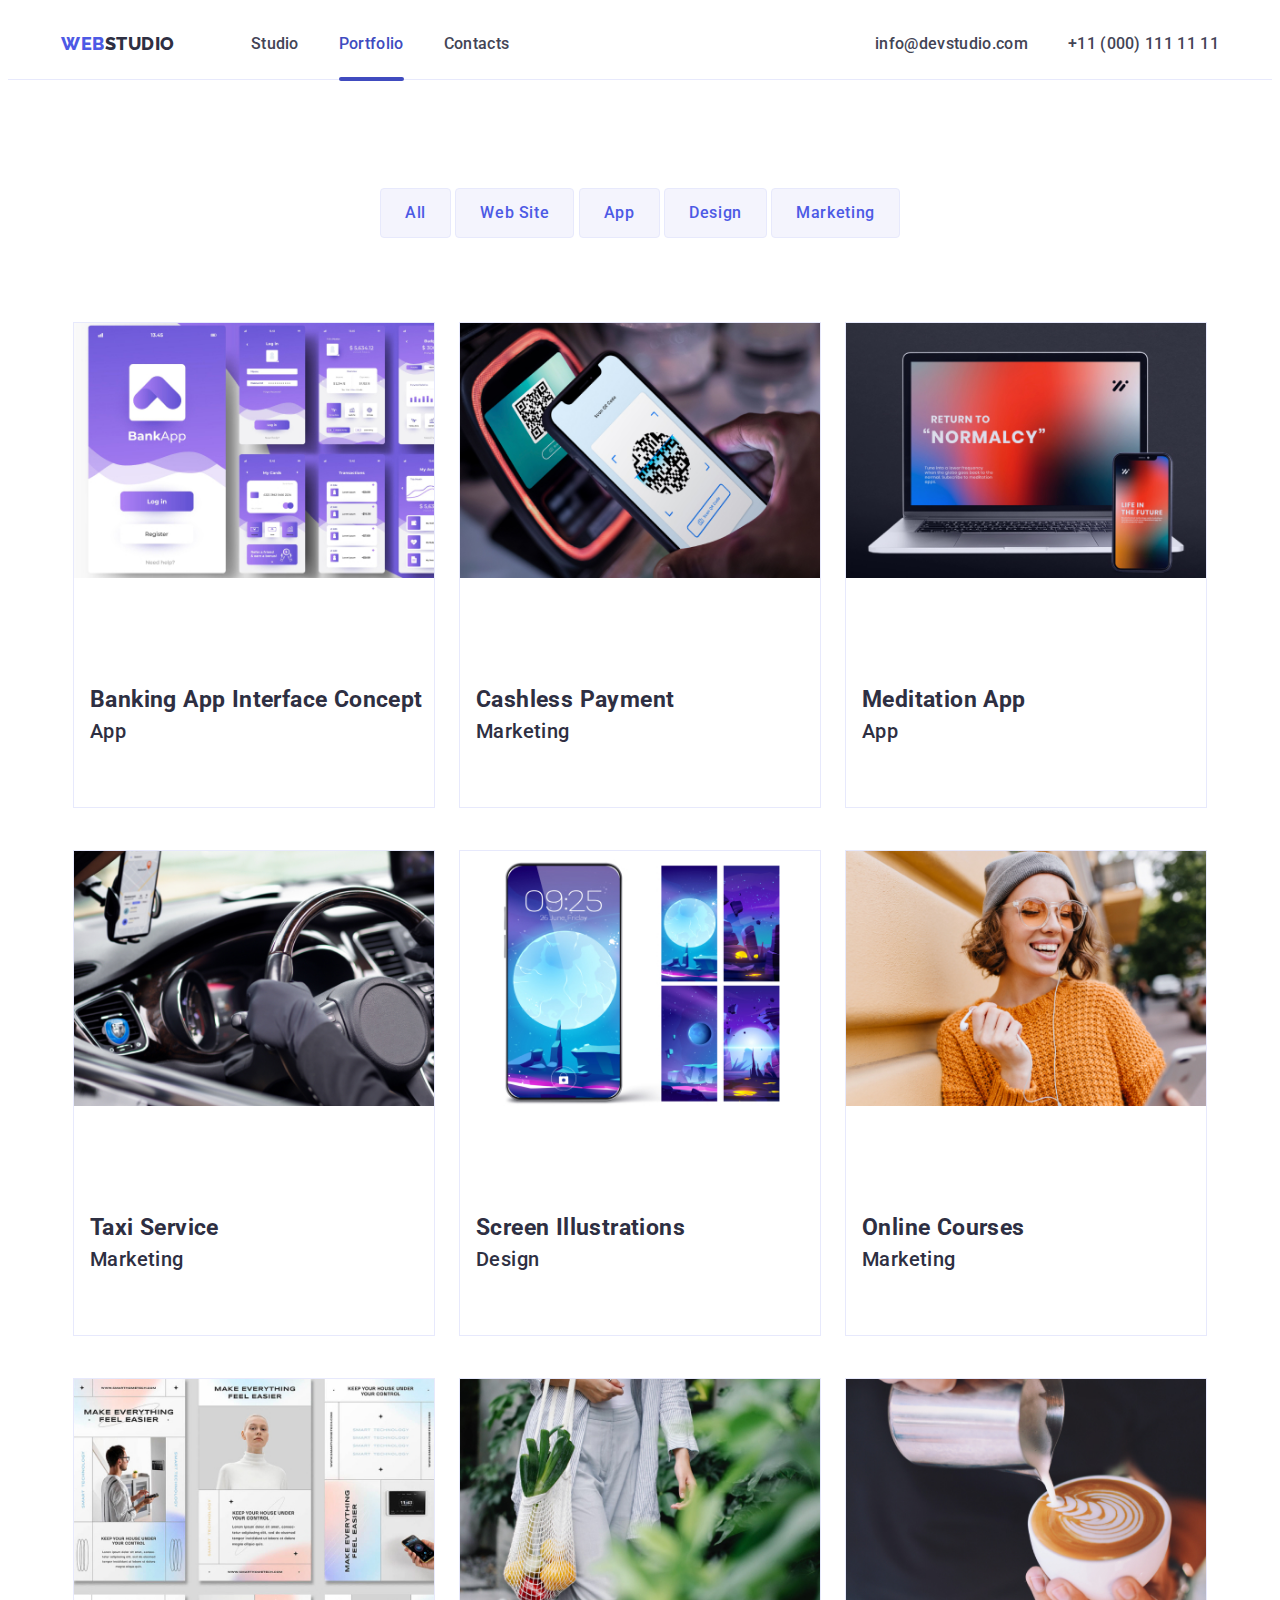
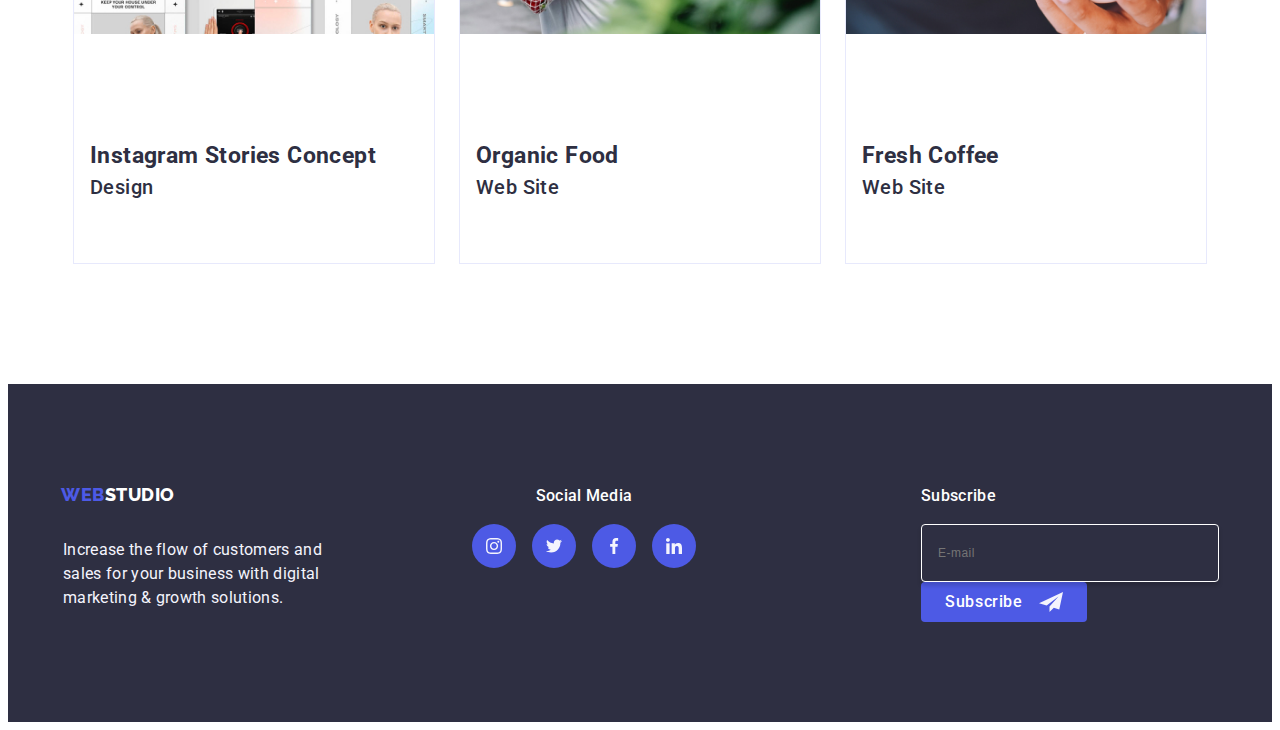
<file: portfolio.html>
<!DOCTYPE html>
<html lang="en">
  <head>
    <title>Portfolio</title>
    <link rel="stylesheet" href="./css/style.css" />
    <meta name="description" content="Portfolio" />
    <meta charset="utf-8" />
    <link rel="preconnect" href="https://fonts.googleapis.com" />
    <link rel="preconnect" href="https://fonts.gstatic.com" crossorigin />
    <link
      href="https://fonts.googleapis.com/css2?family=Raleway:wght@800&family=Roboto:wght@400;500;700&display=swap"
      rel="stylesheet"
    />
    <link
      rel="stylesheet"
      href="https://cdnjs.cloudflare.com/ajax/libs/modern-normalize/2.0.0/modern-normalize.min.css"
      integrity="sha512-4xo8blKMVCiXpTaLzQSLSw3KFOVPWhm/TRtuPVc4WG6kUgjH6J03IBuG7JZPkcWMxJ5huwaBpOpnwYElP/m6wg=="
      crossorigin="anonymous"
      referrerpolicy="no-referrer"
    />
  </head>

  <body>
    <!--Header Section-->
    <header class="header">
      <div class="container menu">
        <nav class="nav">
          <a class="nav-logo" href="./index.html"
            ><span class="iris">WEB</span>STUDIO</a
          >

          <ul class="nav-list">
            <li class="nav-list-item">
              <a class="nav-list-item-link" href="./index.html">Studio</a>
            </li>
            <li class="nav-list-item">
              <a
                class="nav-list-item-link nav-list-item-link-active"
                href="./portfolio.html"
                >Portfolio</a
              >
            </li>
            <li class="nav-list-item">
              <a class="nav-list-item-link" href="./index.html">Contacts</a>
            </li>
          </ul>
        </nav>

        <address class="address">
          <ul class="address-list">
            <li class="address-list-item">
              <a class="address-list-item-link" href="mailto:info@devstudio.com"
                >info@devstudio.com</a
              >
            </li>
            <li class="address-list-item">
              <a class="address-list-item-link" href="tel:+110001111111"
                >+11 (000) 111 11 11</a
              >
            </li>
          </ul>
        </address>
      </div>
    </header>

    <!--Main Section-->
    <section class="filter-button-menu">
      <button class="filter-button-1" type="button">All</button>
      <button class="filter-button-2" type="button">Web Site</button>
      <button class="filter-button-3" type="button">App</button>
      <button class="filter-button-4" type="button">Design</button>
      <button class="filter-button-5" type="button">Marketing</button>
    </section>

    <section class="section no-top-padding">
      <div class="container">
        <ul class="all-menu-list">
          <li class="all-menu-item-list">
            <div class="all-menu-item-list-image">
              <img
                class="all-menu-item-list-img"
                srcset="
                  ./images/portfolio-responsive/banking-app-interface-concept1x.jpg,
                  ./images/portfolio-responsive/banking-app-interface-concept2x.jpg
                "
                src="./images/banking-app-interface-concept.jpg"
                alt="banking-app-interface-concept"
              />
              <div class="all-menu-item-list-image-caption">
                <p>
                  Lorem ipsum dolor, sit amet consectetur adipisicing elit.
                  Optio assumenda earum molestias libero quis nesciunt amet
                  magnam omnis, provident incidunt? A at nesciunt quod numquam
                  exercitationem corrupti corporis sequi suscipit?
                </p>
              </div>
            </div>
            <div class="all-menu-item-list-caption">
              <h3>Banking App Interface Concept</h3>
              <p>App</p>
            </div>
          </li>
          <li class="all-menu-item-list">
            <div class="all-menu-item-list-image">
              <img
                class="all-menu-item-list-img"
                srcset="
                  ./images/portfolio-responsive/cashless-payment1x.jpg,
                  ./images/portfolio-responsive/cashless-payment2x.jpg
                "
                src="./images/cashless-payment.jpg"
                alt="cashless-payment"
              />
              <div class="all-menu-item-list-image-caption">
                <p>
                  14 Stylish and User-Friendly App Design Concepts · Task
                  Manager App · Calorie Tracker App · Exotic Fruit Ecommerce App
                  · Cloud Storage App
                </p>
              </div>
            </div>
            <div class="all-menu-item-list-caption">
              <h3>Cashless Payment</h3>
              <p>Marketing</p>
            </div>
          </li>
          <li class="all-menu-item-list">
            <div class="all-menu-item-list-image">
              <img
                class="all-menu-item-list-img"
                srcset="
                  ./images/portfolio-responsive/meditation-app1x.jpg,
                  ./images/portfolio-responsive/meditation-app2x.jpg
                "
                src="./images/meditation-app.jpg"
                alt="meditation-app"
              />
              <div class="all-menu-item-list-image-caption">
                <p>
                  Lorem ipsum dolor sit amet consectetur adipisicing elit.
                  Obcaecati ipsum sed itaque dolorem qui libero laborum
                  voluptates maiores enim, quasi rerum! Delectus iste eum
                  voluptatibus placeat expedita illum enim ratione.
                </p>
              </div>
            </div>
            <div class="all-menu-item-list-caption">
              <h3>Meditation App</h3>
              <p>App</p>
            </div>
          </li>
          <li class="all-menu-item-list">
            <div class="all-menu-item-list-image">
              <img
                class="all-menu-item-list-img"
                srcset="
                  ./images/portfolio-responsive/taxi-service1x.jpg,
                  ./images/portfolio-responsive/taxi-service2x.jpg
                "
                src="./images/taxi-service.jpg"
                alt="taxi-service"
              />
              <div class="all-menu-item-list-image-caption">
                <p>
                  Lorem ipsum dolor sit amet consectetur adipisicing elit. Iste
                  quam ullam optio, reiciendis nam in quaerat natus nemo
                  similique totam quisquam atque officia praesentium voluptas
                  laudantium molestiae dignissimos accusantium minima.
                </p>
              </div>
            </div>
            <div class="all-menu-item-list-caption">
              <h3>Taxi Service</h3>
              <p>Marketing</p>
            </div>
          </li>
          <li class="all-menu-item-list">
            <div class="all-menu-item-list-image">
              <img
                class="all-menu-item-list-img"
                srcset="
                  ./images/portfolio-responsive/screen-illustrations1x.jpg,
                  ./images/portfolio-responsive/screen-illustrations2x.jpg
                "
                src="./images/screen-illustrations.jpg"
                alt="screen-illustrations"
              />
              <div class="all-menu-item-list-image-caption">
                <p>
                  Lorem ipsum dolor sit amet consectetur adipisicing elit.
                  Dolore excepturi nostrum facilis rem, consectetur quisquam
                  nihil deserunt ipsa quam ex dolor a laboriosam, ipsam iusto
                  incidunt, iure culpa perferendis provident.
                </p>
              </div>
            </div>
            <div class="all-menu-item-list-caption">
              <h3>Screen Illustrations</h3>
              <p>Design</p>
            </div>
          </li>
          <li class="all-menu-item-list">
            <div class="all-menu-item-list-image">
              <img
                class="all-menu-item-list-img"
                srcset="
                  ./images/portfolio-responsive/online-courses1x.jpg,
                  ./images/portfolio-responsive/online-courses2x.jpg
                "
                src="./images/online-courses.jpg"
                alt="online-courses"
              />
              <div class="all-menu-item-list-image-caption">
                <p>
                  Lorem ipsum dolor sit amet consectetur adipisicing elit. Nisi
                  dolor, laboriosam, dicta facilis error quisquam ut illo
                  ratione minima ab non aspernatur? Dignissimos eligendi nostrum
                  officia maiores perspiciatis iure accusantium!
                </p>
              </div>
            </div>
            <div class="all-menu-item-list-caption">
              <h3>Online Courses</h3>
              <p>Marketing</p>
            </div>
          </li>
          <li class="all-menu-item-list">
            <div class="all-menu-item-list-image">
              <img
                class="all-menu-item-list-img"
                srcset="
                  ./images/portfolio-responsive/instagram-stories-concept1x.jpg,
                  ./images/portfolio-responsive/instagram-stories-concept2x.jpg
                "
                src="./images/instagram-stories-concept.jpg"
                alt="instagram-stories-concept"
              />
              <div class="all-menu-item-list-image-caption">
                <p>
                  Lorem, ipsum dolor sit amet consectetur adipisicing elit.
                  Cumque cupiditate ducimus sapiente voluptatibus molestias
                  adipisci quibusdam consectetur, neque aperiam? Possimus
                  tempora praesentium earum voluptas. Consequuntur reiciendis
                  totam similique voluptas velit.
                </p>
              </div>
            </div>
            <div class="all-menu-item-list-caption">
              <h3>Instagram Stories Concept</h3>
              <p>Design</p>
            </div>
          </li>
          <li class="all-menu-item-list">
            <div class="all-menu-item-list-image">
              <img
                class="all-menu-item-list-img"
                srcset="
                  ./images/portfolio-responsive/organic-food1x.jpg,
                  ./images/portfolio-responsive/organic-food2x.jpg
                "
                src="./images/organic-food.jpg"
                alt="organic-food"
              />
              <div class="all-menu-item-list-image-caption">
                <p>
                  Lorem ipsum dolor, sit amet consectetur adipisicing elit.
                  Magni laborum nulla autem eligendi amet pariatur accusantium
                  reiciendis non temporibus nobis. Totam dicta vero hic
                  doloremque id a molestiae, quia iure?
                </p>
              </div>
            </div>
            <div class="all-menu-item-list-caption">
              <h3>Organic Food</h3>
              <p>Web Site</p>
            </div>
          </li>
          <li class="all-menu-item-list">
            <div class="all-menu-item-list-image">
              <img
                class="all-menu-item-list-img"
                srcset="
                  ./images/portfolio-responsive/fresh-coffee1x.jpg,
                  ./images/portfolio-responsive/fresh-coffee2x.jpg
                "
                src="./images/fresh-coffee.jpg"
                alt="fresh-coffee"
              />
              <div class="all-menu-item-list-image-caption">
                <p>
                  Lorem ipsum dolor sit amet consectetur adipisicing elit.
                  Voluptate, explicabo dicta sequi cupiditate eos architecto
                  voluptatibus debitis. Fuga, iste. Sunt, perspiciatis
                  necessitatibus. Itaque, dolor repudiandae! Rerum ad iure porro
                  explicabo?
                </p>
              </div>
            </div>
            <div class="all-menu-item-list-caption">
              <h3>Fresh Coffee</h3>
              <p>Web Site</p>
            </div>
          </li>
        </ul>
      </div>
    </section>

    <!--Footer Section-->
    <footer class="footer">
      <div class="footer-container container">
        <a class="footer-logo" href="/goit-markup-hw-01/"
          ><span class="iris">WEB</span>STUDIO</a
        >
        <div class="footer-text">
          <br />
          <p class="footer-paragraph">
            Increase the flow of customers and <br />
            sales for your business with digital <br />
            marketing & growth solutions.
          </p>
        </div>
        <div class="footer-social-container">
          <h3 class="footer-social-media-title">Social Media</h3>
          <ul class="footer-social-list">
            <li class="footer-social-list-icon">
              <a
                class="footer-social-list-link"
                href="https://www.instagram.com/"
              >
                <svg
                  class="footer-social-list-link-item"
                  width="16px"
                  height="16px"
                >
                  <use href="./images/icons.svg#instagram" />
                </svg>
              </a>
            </li>
            <li class="footer-social-list-icon">
              <a
                class="footer-social-list-link"
                href="https://www.twitter.com/"
              >
                <svg
                  class="footer-social-list-link-item"
                  width="16px"
                  height="16px"
                >
                  <use href="./images/icons.svg#twitter" />
                </svg>
              </a>
            </li>
            <li class="footer-social-list-icon">
              <a
                class="footer-social-list-link"
                href="https://www.facebook.com/"
              >
                <svg
                  class="footer-social-list-link-item"
                  width="16px"
                  height="16px"
                >
                  <use href="./images/icons.svg#facebook" />
                </svg>
              </a>
            </li>
            <li class="footer-social-list-icon">
              <a
                class="footer-social-list-link"
                href="https://www.linkedin.com/"
              >
                <svg
                  class="footer-social-list-link-item"
                  width="16px"
                  height="16px"
                >
                  <use href="./images/icons.svg#linkedin" />
                </svg>
              </a>
            </li>
          </ul>
        </div>
        <div class="footer-form-container">
          <form
            class="footer-subscription-form"
            name="subscribe-form"
            autocomplete="on"
          >
            <label class="footer-subsctiption-label">
              <span class="footer-subscription-text">Subscribe</span>
              <input
                class="footer-subscription-input"
                type="email"
                name="subscription-email"
                placeholder="E-mail"
              />
            </label>
            <button class="footer-subscription-button" type="submit">
              Subscribe
              <svg class="footer-subscription-icon" width="24" height="24">
                <use href="./images/icons.svg#subscription"></use>
              </svg>
            </button>
          </form>
        </div>
      </div>
    </footer>
    <div class="backdrop is-hidden" data-modal>
      <div class="modal">
        <button class="modal-close" data-modal-close>
          <svg class="modal-close-icon">
            <use href="./images/icons.svg#modal-close"></use>
          </svg>
        </button>
        <p class="modal-header-text">
          Leave your contacts and we will call you back
        </p>
        <form class="modal-signup-form" name="signup-form" autocomplete="on">
          <label class="modal-form-label" for="full-name">
            <span class="form-label-text">Name</span>
            <input
              class="form-label-input"
              type="text"
              id="full-name"
              required
            />
            <svg class="form-input-icon" width="18" height="18">
              <use href="./images/icons.svg#person"></use>
            </svg>
          </label>
          <label class="modal-form-label" for="phone-number">
            <span class="form-label-text">Phone</span>
            <input
              class="form-label-input"
              type="tel"
              id="phone-number"
              required
            />
            <svg class="form-input-icon" width="18" height="24">
              <use href="./images/icons.svg#phone"></use>
            </svg>
          </label>
          <label class="modal-form-label" for="email">
            <span class="form-label-text">Email</span>
            <input class="form-label-input" type="email" id="email" required />
            <svg class="form-input-icon" width="18" height="24">
              <use href="./images/icons.svg#mail"></use>
            </svg>
          </label>
          <label class="modal-form-textarea">
            <span class="form-label-text">Comment</span>
            <textarea
              name="comment"
              class="form-label-textarea"
              placeholder="Text input"
              rows="6"
            ></textarea>
          </label>
          <label class="modal-form-agreement">
            <input
              class="modal-form-checkbox visually-hidden"
              type="checkbox"
              value="agree"
              name="agree"
              required
            />
            <svg class="modal-checkbox-icon" width="16" height="16">
              <use href="./images/icons.svg#checkbox"></use>
            </svg>
            <span class="modal-form-agreement-text">
              I accept the terms and conditions of the
              <a href="#"><u>Privacy Policy</u></a>
            </span>
          </label>
          <button class="modal-form-button" type="submit">Send</button>
        </form>
      </div>
    </div>
    <script src="./js/modal.js"></script>
  </body>
</html>
</file>
<file: css/style.css>
*,
*::before *::after {
  box-sizing: border-box;
  margin: 0;
}

body {
  background-color: var(--white);
  color: var(--slate);
  font-family: "Roboto", sans-serif;
  font-size: 16px;
  font-weight: 400;
  line-height: 1.5;
  letter-spacing: 0.32px;
}

ul {
  list-style-type: none;
  padding: 0;
  margin: 0;
}

a {
  text-decoration: none;
}

:root {
  --iris: #4d5ae5;
  --navyblue: #2e2f42;
  --black: black;
  --ocean: #404bbf;
  --white: #ffffff;
  --slate: #434455;
  --cornflower: #e7e9fc;
  --cloud: #f4f4fd;
  --green: #31d0aa;
  --lightslate: #8e8f99;
  --navybluemodal: #2e2f42;
  --grey: #2e2f42;
  --dairy: #fcfcfc;
}

h1,
h2,
h3,
h4,
h5,
h6,
p {
  margin: 0;
}

img {
  display: block;
  max-width: 100%;
  height: auto;
}

address {
  font-style: inherit;
}

.links {
  text-decoration: none;
  color: inherit;
}

button {
  border: unset;
  font-family: inherit;
}

.container {
  width: 1158px;
  margin: 0 auto;
  padding: 0 15px;
}

.section {
  padding: 120px 0;
}

.no-top-padding {
  padding-top: 0;
  padding-bottom: 120;
}

textarea {
  resize: none;
  font-family: inherit;
}

/* Header */

.menu,
.nav,
.nav-list,
.address-list {
  display: flex;
  align-items: center;
}

.nav-list {
  margin-left: 76px;
}

.address {
  margin-left: auto;
}

.nav-list-item:not(:last-child),
.address-list-item:not(:last-child) {
  margin-right: 40px;
}

.nav-list-item,
.address-list-item {
  display: block;
  padding-top: 24px;
  padding-bottom: 23px;
}

.header {
  background-color: var(--white);
  border-bottom: 1px solid var(--cornflower);
  flex: 0;
}

.nav-logo {
  font-family: "raleway", sans-serif;
  font-size: 18px;
  color: var(--navyblue);
  font-weight: 800;
  line-height: 21px;
  letter-spacing: 0.54px;
}

.iris {
  color: var(--iris);
}

.nav {
  color: var(--navyblue);
}

.nav-list-item-link {
  position: relative;
  transition: width 250ms cubic-bezier(0.4, 0, 0.2, 1);
}

.nav-list-item-link {
  color: var(--slate);
  font-size: 16px;
  font-style: normal;
  font-weight: 500;
  line-height: 24px;
  letter-spacing: 0.32px;
}

.nav-list-item-link:hover::after {
  width: 100%;
}

.nav-list-item-link::after {
  content: "";
  border-radius: 2px;
  background-color: var(--ocean);
  height: 4px;
  width: 0;
  position: absolute;
  left: 0;
  bottom: -28px;
  transition: width 250ms cubic-bezier(0.4, 0, 0.2, 1);
}

.address-list-item-link {
  color: var(--slate);
  font-size: 16px;
  font-style: normal;
  font-weight: 500;
  line-height: 24px;
  letter-spacing: 0.32px;
}

.nav-list-item-link:hover,
.address-list-item-link:hover,
.nav-list-item-link-active {
  color: var(--ocean);
}

.nav-list-item-link-active::after {
  width: 100%;
}

/* Hero */

.hero {
  background-color: var(--navyblue);
  padding: 188px 0;
  color: var(--white);
  font-size: 56px;
  font-weight: 700;
  line-height: 60px;
  letter-spacing: 1.12px;
  text-align: center;
  background-image: linear-gradient(
      rgba(46, 47, 66, 0.7),
      rgba(46, 47, 66, 0.7)
    ),
    url(/images/people-office.jpg);
  background-repeat: no-repeat;
  margin: 0 auto;
  background-position: center;
  background-size: cover;
}

.hero-title {
  color: var(--white);
  font-size: 56px;
  font-weight: 700;
  line-height: 1.07143;
  letter-spacing: 1.12px;
  margin-bottom: 48px;
}

.hero-button {
  color: var(--white);
  border-radius: 4px;
  background-color: var(--iris);
  box-shadow: 0px 4px 4px 0px rgba(0, 0, 0, 0.15);
  font-size: 16px;
  font-weight: 500;
  line-height: 24px;
  letter-spacing: 0.64px;
  padding: 16px 32px;
  display: block;
  margin: 0 auto;
  transition: background-color 250ms cubic-bezier(0.4, 0, 0.2, 1);
}

.hero-button:hover {
  background-color: var(--ocean);
  cursor: pointer;
}

.backdrop {
  display: block;
  position: fixed;
  top: 0;
  left: 0;
  width: 100%;
  height: 100%;
  background-color: rgba(46, 47, 66, 0.4);
  opacity: 1;
  transition: opacity 250ms cubic-bezier(0.4, 0, 0.2, 1);
}

.backdrop.is-hidden {
  opacity: 0;
  pointer-events: none;
}

.modal {
  position: absolute;
  top: 50%;
  left: 50%;
  min-width: 408px;
  min-height: 584px;
  background-color: var(--dairy, #fcfcfc);
  box-shadow: 0px 2px 1px 0px rgba(0, 0, 0, 0.2),
    0px 1px 3px 0px rgba(0, 0, 0, 0.12), 0px 1px 1px 0px rgba(0, 0, 0, 0.14);
  border-radius: 4px;
  padding: 72px 24px 24px;
  transform: translate(-50%, -50%) scale(1);
  transition: transform 250ms cubic-bezier(0.4, 0, 0.2, 1);
}

.modal-close {
  width: 24px;
  height: 24px;
  background-color: var(--cornflower);
  border-radius: 50%;
  border: 1px solid rgba(46, 47, 66, 0.4);
  position: absolute;
  right: 24px;
  top: 24px;
  color: var(--navyblue);
  transition: color 250ms cubic-bezier(0.4, 0, 0.2, 1);
  background-color: 250ms cubic-bezier(0.4, 0, 0.2, 1);
  border-color: 250ms cubic-bezier(0.4, 0, 0.2, 1);
}

.modal-close-icon {
  width: 8px;
  height: 10px;
  fill: currentColor;
}

.modal-close:hover {
  color: var(--cloud);
  background-color: var(--ocean);
  border-color: var(--ocean);
}

label {
  display: block;
}

.modal-form-label,
.modal-form-textarea {
  display: block;
  position: relative;
}

.modal-header-text {
  color: var(--navyblue);
  text-align: center;
  font-size: 16px;
  font-weight: 500;
  line-height: 24px;
  letter-spacing: 0.32px;
}

.form-label-text {
  color: var(--lightslate, #8e8f99);
  font-size: 12px;
  font-weight: 400;
  line-height: 14px;
  letter-spacing: 0.48px;
  position: absolute;
  top: -16px;
}

.form-label-input,
.form-label-textarea {
  color: var(--navyblue);
  font-size: 12px;
  font-weight: 500;
  line-height: 14px;
  letter-spacing: 0.48px;
  display: block;
  width: 100%;
  margin-top: 30px;
  padding: 11px 16px 11px 40px;
  outline: none;
  border-radius: 4px;
  border: 1px solid rgba(46, 47, 66, 0.4);
  transition: border 250ms cubic-bezier(0.4, 0, 0.2, 1);
}

.form-input-icon {
  fill: var(--navyblue);
  position: absolute;
  left: 16px;
  top: 50%;
  transform: translateY(-50%);
  transition: fill 250ms cubic-bezier(0.4, 0, 0.2, 1);
}

.form-label-input:hover,
.form-label-input:focus,
.form-label-textarea:hover {
  outline: none;
  border: 1px solid var(--iris);
}

.form-label-input:hover + .form-input-icon,
.form-label-input:focus + .form-input-icon {
  fill: var(--iris);
}

.modal-checkbox-icon {
  fill: white;
  border-radius: 2px;
  border: 1px solid var(--lightslate);
  margin-right: 8px;
  transition: background-color 250ms cubic-bezier(0.4, 0, 0.2, 1);
}

.modal-form-checkbox:checked + .modal-checkbox-icon {
  background-color: var(--iris);
  border-color: var(--iris);
}

.visually-hidden {
  position: absolute;
  border: 0;
  padding: 0;
  opacity: 0;
}

.modal-form-textarea {
  margin-bottom: 16px;
}

.modal-form-agreement-text {
  color: var(--lightslate);
  font-size: 12px;
  font-weight: 400;
  line-height: 14px;
  letter-spacing: 0.48px;
}

.modal-form-agreement {
  display: flex;
  align-items: center;
  justify-content: flex-start;
  margin-bottom: 24px;
  cursor: pointer;
}

.modal-form-button {
  color: white;
  text-align: center;
  font-size: 16px;
  font-weight: 500;
  line-height: 24px;
  letter-spacing: 0.64px;
  border: none;
  padding: 16px 32px;
  border-radius: 4px;
  background: var(--IRIS, #4d5ae5);
  box-shadow: 0px 4px 4px 0px rgba(0, 0, 0, 0.15);
  margin: auto;
  cursor: pointer;
  display: block;
  transition: background-color 250ms cubic-bezier(0.4, 0, 0.2, 1);
}

.modal-form-button:hover {
  background-color: var(--ocean);
}

/* Features */

.features-list {
  display: flex;
  flex-wrap: wrap;
  gap: 24px;
}

.features-list .icon {
  display: flex;
  justify-content: center;
  align-items: center;
  height: 112px;
  width: 264px;
  border-radius: 4px;
  background-color: var(--cloud);
  margin-bottom: 8px;
}

.features-list-item {
  flex-basis: calc((100% - 72px) / 4);
}

.features-list-item-title {
  color: var(--navyblue);
  font-size: 20px;
  font-weight: 500;
  line-height: 24px;
  letter-spacing: 0.4px;
  margin-bottom: 8px;
}

.features-list-item-paragraph {
  color: var(--slate);
  font-size: 16px;
  font-weight: 400;
  line-height: 24px;
  letter-spacing: 0.32px;
}

/* What Are We Doing */

.what-are-we-doing-list {
  display: flex;
  flex-wrap: wrap;
  gap: 24px;
}

.what-are-we-doing-list-item {
  flex-basis: calc((100% - 48px) / 3);
}

.what-are-we-doing-title {
  color: var(--navyblue);
  font-size: 36px;
  font-weight: 700;
  line-height: 40px;
  letter-spacing: 0.72px;
  margin-bottom: 72px;
  text-align: center;
}

.what-are-we-doing-list-item-img {
  border: 1px solid var(--cornflower);
  border-color: var(--cornflower);
}

/* Our Team */

.our-team-list {
  display: flex;
  gap: 24px;
}

.our-team-social {
  display: flex;
  justify-content: center;
}

.team-card-details {
  background: var(--white);
  padding: 32px 16px;
  border-radius: 0 0 4px 4px;
}

.our-team-social-list-icon-link {
  display: flex;
  justify-content: center;
  align-items: center;
  width: 44px;
  height: 44px;
  background-color: var(--iris);
  color: var(--cloud);
  border-radius: 50%;
  transition: background-color 250ms cubic-bezier(0.4, 0, 0.2, 1);
}

.our-team-social-list-icon-link:hover,
.our-team-social-list-icon-link:focus {
  background-color: var(--ocean);
  cursor: pointer;
}

.our-team-item-list {
  flex-basis: calc((100% - 72px) / 4);
}

.our-team-item-list {
  border-radius: 0 0 4px 4px;
  box-shadow: 0px 2px 1px 0px rgba(46, 47, 66, 0.08),
    0px 1px 1px 0px rgba(46, 47, 66, 0.16),
    0px 1px 6px 0px rgba(46, 47, 66, 0.08);
}

.our-team-title {
  color: var(--navyblue);
  font-size: 36px;
  font-weight: 700;
  line-height: 40px;
  letter-spacing: 0.72px;
  margin-bottom: 72px;
  text-align: center;
}

.menu-container {
  display: none;
}

.menu-toggle {
  display: none;
}

.our-team-item-list-title {
  color: var(--navyblue);
  font-size: 20px;
  font-weight: 500;
  line-height: 24px;
  letter-spacing: 0.4px;
  margin-bottom: 8px;
  text-align: center;
}

.our-team-list-item-paragraph {
  color: var(--slate);
  font-size: 16px;
  font-weight: 400;
  line-height: 24px;
  letter-spacing: 0.32px;
  text-align: center;
}

.our-team-item-list-img {
  width: 264px;
  height: 260px;
}

.our-team {
  background-color: var(--cloud);
}

.our-team-social {
  display: flex;
  justify-content: space-between;
  margin-top: 8px;
}

/* Customers */

.customers-title {
  color: var(--navyblue);
  font-size: 36px;
  font-weight: 700;
  line-height: 40px;
  letter-spacing: 0.72px;
  margin-bottom: 72px;
  text-align: center;
}

.customers-list {
  display: flex;
  justify-content: center;
  align-items: center;
  gap: 24px;
}

.customers-list-item {
  border: 1px solid var(--lightslate);
  border-radius: 4px;
  padding: 16px 32px 16px 32px;
  transition: color 250ms cubic-bezier(0.4, 0, 0.2, 1);
  border-color: var(--ocean) 250ms cubic-bezier(0.4, 0, 0.2, 1);
}

.customers-list-item:hover {
  border-color: var(--ocean);
  cursor: pointer;
}

.customers-list-item-icon {
  fill: var(--lightslate);
}

.customers-list-item-icon:hover {
  fill: var(--ocean);
  cursor: pointer;
}

/* I cannot make client 4 visibile */

/* Project Menu */

.filter-button-menu {
  text-align: center;
  margin-top: 108px;
  margin-bottom: 84px;
  gap: 24px;
}

.filter-button-1,
.filter-button-2,
.filter-button-3,
.filter-button-4,
.filter-button-5 {
  font-size: 16px;
  font-weight: 500;
  text-align: center;
  line-height: 24px;
  color: var(--iris);
  letter-spacing: 0.64px;
  border-radius: 4px;
  border: 1px;
  border-color: var(--cornflower);
  background: var(--cloud);
  transition-duration: 0.4s;
  cursor: pointer;
  padding: 12px 24px;
  border: 1px solid var(--cornflower);
  background-color: 250ms cubic-bezier(0.4, 0, 0.2, 1);
  border-color: 250ms cubic-bezier(0.4, 0, 0.2, 1);
}

.filter-button-1:hover,
.filter-button-2:hover,
.filter-button-3:hover,
.filter-button-4:hover,
.filter-button-5:hover {
  background-color: var(--ocean);
  color: var(--cloud);
  border-color: var(--ocean);
  box-shadow: 0px 2px 2px 0px rgba(0, 0, 0, 0.12),
    0px 2px 1px 0px rgba(0, 0, 0, 0.08), 0px 3px 1px 0px rgba(0, 0, 0, 0.1);
}

/* Projects */

.all-menu-list {
  flex-basis: calc((100% - 48px) / 3);
}

.all-menu-list {
  display: flex;
  flex-wrap: wrap;
  justify-content: center;
  gap: 24px;
  row-gap: 42px;
}

.all-menu-item-list {
  border: 1px solid var(--cornflower);
  background: var(--white);
  padding: 0px 0px 32px 0px;
  overflow: hidden;
  width: 360px;
}

.all-menu-item-list-caption {
  color: var(--navyblue);
  font-size: 20px;
  font-style: normal;
  font-weight: 500;
  line-height: 24px;
  letter-spacing: 0.4px;
  padding-bottom: 32px;
}

.all-menu-item-list-caption h3 {
  padding: 32px 0px 8px 16px;
}

.all-menu-item-list-caption p {
  padding: 0px 0px 0px 16px;
}

.all-menu-item-list-image {
  width: 360px;
  height: 300px;
  background-color: var(--white);
  flex-shrink: 0;
  padding-bottom: 32px;
  position: relative;
  overflow: hidden;
}

.all-menu-item-list-image-caption {
  font-size: 16px;
  font-style: normal;
  font-weight: 400;
  line-height: 24px;
  letter-spacing: 0.32px;
  position: absolute;
  background-color: rgba(77, 90, 299, 1);
  color: white;
  top: 0;
  left: 0;
  width: 100%;
  height: 100%;
  opacity: 0.5;
  transform: translateY(100%);
  transition: transform 0.5s cubic-bezier(0.4, 0, 0.2, 1);
}

.all-menu-item-list-image-caption p {
  padding: 40px 32px;
}

.all-menu-item-list:hover .all-menu-item-list-image-caption {
  opacity: 1;
  transform: translateY(0);
}

/* Footer */

.footer-container {
  display: flex;
}

.footer {
  background-color: var(--navyblue);
  padding-top: 101.5px;
  padding-left: 156px;
  padding-bottom: 100px;
}

.footer-logo {
  position: absolute;
  font-family: "raleway", sans-serif;
  font-size: 18px;
  color: var(--white);
  font-weight: 800;
  line-height: 21px;
  letter-spacing: 0.54px;
}

.footer-paragraph {
  color: var(--cloud);
  font-size: 16px;
  font-weight: 400;
  line-height: 24px;
  letter-spacing: 0.32px;
  width: 264px;
  margin-top: 30px;
  margin-left: 2px;
}

.footer-social-media-title {
  color: var(--white);
  font-family: Roboto;
  font-size: 16px;
  font-style: normal;
  font-weight: 500;
  line-height: 24px; /* 150% */
  letter-spacing: 0.32px;
}

.footer-social-container {
  margin-left: 120px;
}

.footer-social-list {
  display: flex;
  gap: 16px;
}

.footer-social-list-icon {
  display: flex;
  justify-content: center;
}

.footer-social-list-link {
  display: flex;
  justify-content: center;
  align-items: center;
  width: 44px;
  height: 44px;
  background-color: var(--iris);
  color: var(--cloud);
  border-radius: 50%;
  transition: background-color 250ms cubic-bezier(0.4, 0, 0.2, 1);
  cursor: pointer;
  margin-top: 16px;
}

.footer-social-list-link:hover,
.footer-social-list-link:focus {
  background-color: var(--green);
}

.footer-subscription-text {
  color: var(--white);
  font-size: 16px;
  font-weight: 500;
  line-height: 24px;
  letter-spacing: 0.32px;
  display: block;
}

.footer-form-container {
  margin-left: 80px;
}

.footer-subscription-form {
  display: flex;
  flex-wrap: nowrap;
  gap: 24px;
}

.footer-subscription-input {
  color: var(--white);
  background-color: transparent;
  font-size: 12px;
  font-weight: 400;
  line-height: 24px;
  letter-spacing: 0.48px;
  width: 264px;
  height: 40px;
  padding: 8px 16px;
  outline: none;
  border-radius: 4px;
  border: 1px solid var(--white);
  box-shadow: 0px 4px 4px 0px rgba(0, 0, 0, 0.15);
  margin-top: 16px;
  transition: border 250ms cubic-bezier(0.4, 0, 0.2, 1);
}

.footer-subscription-input:hover,
.footer-subscription-input:focus {
  border: 1px solid var(--ocean);
}

.footer-subscription-button {
  border: none;
  border-radius: 4px;
  background: var(--iris);
  padding: 8px 24px;
  display: flex;
  justify-content: center;
  align-items: center;
  align-self: flex-end;
  gap: 16px;
  cursor: pointer;
  color: var(--white);
  font-family: roboto;
  font-size: 16px;
  font-style: normal;
  font-weight: 500;
  line-height: 24px;
  letter-spacing: 0.64px;
  transition: background-color border 250ms cubic-bezier(0.4, 0, 0.2, 1);
}

.footer-subscription-icon {
  fill: var(--cloud);
}

/* Mobile View */

/* Media Queries */

@media only screen and (min-width: 428px) and (max-width: 767px) {
  .container {
    width: 428px;
    margin: auto;
  }

  .menu-toggle {
    display: block;
    min-height: 40px;
    min-width: 40px;
    padding: 0;
    background-color: transparent;
    outline: none;
    border: none;
  }

  .menu-icon-close {
    color: var(--navyblue);
    background-color: var(--cornflower);
    border-radius: 50%;
    border: 1px solid rgba(46, 47, 66, 0.4);
    width: 24px;
    height: 24px;
    fill: currentColor;
  }

  .menu-container.is-open {
    transform: translateX(0);
  }

  .menu-container {
    display: flex;
    flex-direction: column;
    justify-content: space-between;
    position: fixed;
    top: 0;
    left: 0;
    width: 100%;
    height: 100%;
    padding: 48px 40px;
    background-color: var(--white);
    z-index: 200;
    box-shadow: 0px 1px 6px 0px rgba(46, 47, 66, 0.08),
      0px 1px 1px 0px rgba(46, 47, 66, 0.16),
      0px 2px 1px 0px rgba(46, 47, 66, 0.08);
    transform: translateX(100%);
    transition: transform 250ms cubic-bezier(0.4, 0, 0.2, 1);
  }

  .burger-menu-link {
    color: var(--NAVY-BLUE, #2e2f42);
    font-size: 36px;
    font-style: normal;
    font-weight: 700;
    line-height: 40px;
    letter-spacing: 0.72px;
  }

  .burger-menu-list {
    display: block;
    display: flex;
    flex-direction: column;
    align-items: flex-start;
    gap: 40px;
  }

  .burger-address-link .highlight {
    color: var(--iris);
    font-size: 36px;
    font-style: normal;
    font-weight: 700;
    line-height: 40px;
    letter-spacing: 0.72px;
  }

  .nav-list,
  .address-list {
    display: none;
  }

  .header {
    display: flex;
    align-items: center;
    justify-content: space-between;
    height: 70px;
  }

  .hero-title {
    display: block;
    margin: 0 auto;
    text-align: center;
    color: var(--WHITE, #fff);
    font-size: 36px;
    font-style: normal;
    font-weight: 700;
    line-height: 40px;
    letter-spacing: 0.72px;
    max-width: 496px;
  }

  .hero-button {
    margin-top: 72px;
  }

  .features-list-item .icon {
    display: none;
  }

  .features-list {
    display: flex;
    margin: 0 auto;
    width: 100%;
    min-height: 120px;
    gap: 72px 24px;
    flex-wrap: wrap;
    flex-direction: column;
  }

  .features-list-item-title {
    color: var(--NAVY-BLUE, #2e2f42);
    text-align: center;
    font-family: Roboto;
    font-size: 36px;
    font-style: normal;
    font-weight: 700;
    line-height: 40px; /* 111.111% */
    letter-spacing: 0.72px;
    text-transform: capitalize;
  }

  .features-list-item-paragraph {
    color: var(--SLATE, #434455);
    font-family: Roboto;
    font-size: 16px;
    font-style: normal;
    font-weight: 500;
    line-height: 24px; /* 150% */
    letter-spacing: 0.32px;
  }

  .what-are-we-doing-title,
  .what-are-we-doing-list {
    display: none;
  }

  .our-team-list {
    display: flex;
    margin: 0 auto;
    width: 100%;
    justify-content: center;
    align-items: center;
    flex-direction: column;
    gap: 72px;
  }

  .customers-list {
    display: flex;
    margin: 0 auto;
    justify-content: center;
    align-items: center;
    width: -1%;
    flex-wrap: wrap;
    gap: 72px 16px;
  }

  /* Footer Mobile */

  .footer {
    background-color: var(--navyblue);
    padding-top: 100px;
    padding-left: 0px;
    padding-bottom: 100px;
  }

  .footer-subscription-form {
    display: block;
    gap: 0px;
    padding: 0px;
  }

  .footer-subscription-button {
    border: none;
    border-radius: 4px;
    background: var(--iris);
    padding: 6px 18px;
    display: flex;
    letter-spacing: 0.64px;
    justify-content: center;
    align-items: center;
  }

  .footer-container {
    display: flex;
    gap: 97.5px;
    justify-content: center;
    flex-wrap: wrap;
  }

  .footer-text-container {
    display: inline-block;
    padding-top: 0;
    margin: auto;
    text-align: center;
  }

  .footer-text-container {
    text-align: start;
  }

  .footer-social-container {
    margin: 0 auto;
  }

  .footer-social-media-title {
    text-align: center;
  }

  .footer-form-container {
    display: flex;
    margin-left: 0px;
    align-items: center;
    justify-content: center;
    flex-direction: column;
  }

  .footer-subscription-text {
    margin: 0 auto;
  }

  .footer-subscription-input {
    display: flex;
    align-items: center;
    justify-content: center;
    flex-direction: column;
  }
}

/* Tablet */

/* Media Queries */

@media only screen and (min-width: 768px) and (max-width: 1157px) {
  .container {
    width: 768px;
    margin: auto;
  }

  .menu-container,
  .menu-toggle {
    display: none;
  }

  .address-list-item {
    display: flex;
    margin: 0 auto;
    font-size: 12px;
    font-style: normal;
    font-weight: 400;
    line-height: 14px;
    letter-spacing: 0.48px;
  }

  .hero-title {
    display: block;
    margin: 0 auto;
    text-align: center;
    color: var(--WHITE, #fff);
    font-size: 56px;
    font-style: normal;
    font-weight: 700;
    line-height: 60px;
    letter-spacing: 1.12px;
    max-width: 496px;
  }

  .hero-button {
    margin-top: 36px;
  }

  .features-list-item .icon {
    display: none;
  }

  .features-list-item {
    display: block;
    margin: 0 auto;
  }
  .features-list-item {
    flex-basis: calc((100% - 72px) / 2);
  }

  .features-list-item-title {
    color: var(--navyblue);
    font-size: 36px;
    font-weight: 700;
    line-height: 40px;
    letter-spacing: 0.72px;
    margin-bottom: 8px;
  }

  .features-list-item-paragraph {
    color: var(--slate);
    font-size: 16px;
    font-weight: 500;
    line-height: 24px;
    letter-spacing: 0.32px;
  }

  .what-are-we-doing-title,
  .what-are-we-doing-list {
    display: none;
  }

  /* Tablet Our Team */

  .our-team-list {
    display: flex;
    margin: 0 auto;
    flex-wrap: wrap;
    width: 100%;
    justify-content: center;
    align-items: center;
    flex-direction: row;
    gap: 72px;
  }

  .our-team-social {
    display: flex;
    justify-content: center;
    gap: 24px;
  }

  .team-card-details {
    background: var(--white);
    padding: 32px 16px;
    border-radius: 0 0 4px 4px;
  }

  .our-team-social-list-icon-link {
    display: flex;
    justify-content: center;
    align-items: center;
    width: 44px;
    height: 44px;
    background-color: var(--iris);
    color: var(--cloud);
    border-radius: 50%;
    transition: background-color 250ms cubic-bezier(0.4, 0, 0.2, 1);
  }

  .our-team-item-list {
    border-radius: 0 0 4px 4px;
    box-shadow: 0px 2px 1px 0px rgba(46, 47, 66, 0.08),
      0px 1px 1px 0px rgba(46, 47, 66, 0.16),
      0px 1px 6px 0px rgba(46, 47, 66, 0.08);
  }

  .our-team-title {
    color: var(--navyblue);
    font-size: 36px;
    font-weight: 700;
    line-height: 40px;
    letter-spacing: 0.72px;
    margin-bottom: 72px;
    text-align: center;
  }

  .our-team-item-list-title {
    color: var(--navyblue);
    font-size: 20px;
    font-weight: 500;
    line-height: 24px;
    letter-spacing: 0.4px;
    margin-bottom: 8px;
    text-align: center;
  }

  .our-team-list-item-paragraph {
    color: var(--slate);
    font-size: 16px;
    font-weight: 400;
    line-height: 24px;
    letter-spacing: 0.32px;
    text-align: center;
  }

  .our-team-item-list-img {
    width: 100%;
    height: 100%;
  }

  .our-team {
    background-color: var(--cloud);
  }

  .our-team-social {
    display: flex;
    justify-content: space-between;
    margin-top: 8px;
  }

  /* Tablet Customers */

  .customers-list {
    display: flex;
    margin: 0 auto;
    justify-content: center;
    align-items: center;
    width: 80%;
    flex-wrap: wrap;
    gap: 72px 16px;
  }

  /* Tablet Portfolio */

  .all-menu-item-list {
    border: 1px solid var(--cornflower);
    background: var(--white);
    padding: 0px 0px 32px 0px;
    overflow: hidden;
    width: 356px;
  }

  /* Tablet Footer */

  .footer {
    background-color: var(--navyblue);
    padding-top: 100px;
    padding-left: 0px;
    padding-bottom: 100px;
  }

  .footer-subscription-form {
    display: block;
    gap: 0px;
    padding: 0px;
  }

  .footer-container {
    display: flex;
    gap: 97.5px;
    justify-content: center;
    flex-wrap: wrap;
  }

  .footer-text-container {
    display: inline-block;
    padding-top: 0;
    margin: auto;
    text-align: center;
  }

  .footer-text-container {
    text-align: start;
  }

  .footer-social-container {
    margin: 0 auto;
  }

  .footer-social-media-title {
    text-align: center;
  }

  .footer-form-container {
    display: flex;
    margin-left: 0px;
    align-items: center;
    justify-content: center;
    flex-direction: column;
  }
}

/* Desktop */

/* Media Queries */

@media only screen and (min-width: 1158px) {
  .menu-container,
  .menu-toggle {
    display: none;
  }

  /* Desktop Footer */

  .footer {
    background-color: var(--navyblue);
    padding-top: 100px;
    padding-left: 0px;
    padding-bottom: 100px;
  }

  .footer-subscription-form {
    display: block;
    gap: 0px;
    padding: 0px;
  }

  .footer-social-container {
    margin: 0 auto;
  }

  .footer-social-media-title {
    text-align: center;
  }
}
</file>
